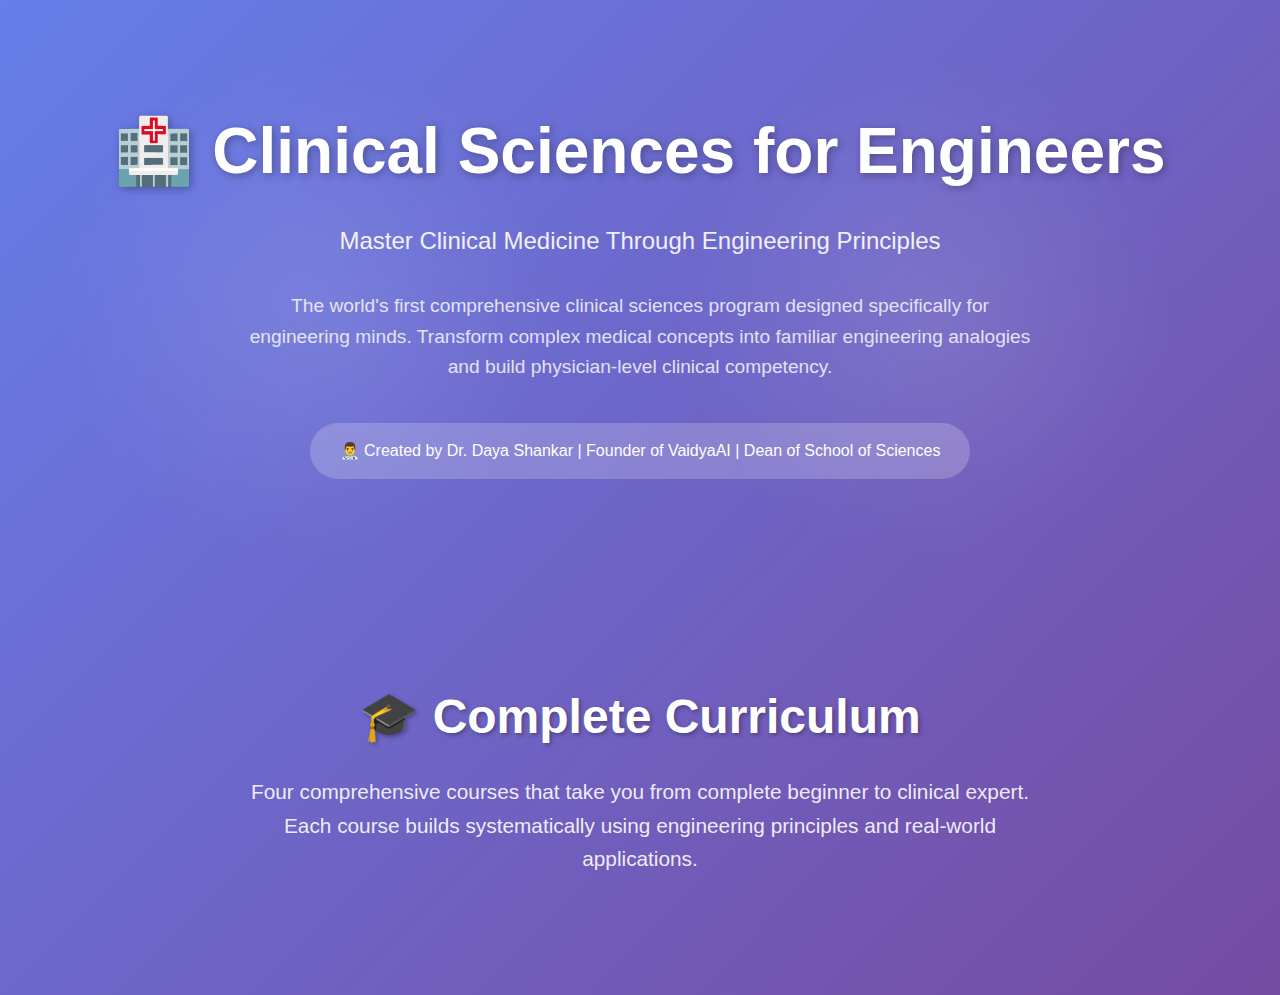
<file: index.html>
<!DOCTYPE html>
<html lang="en">

<head>
    <meta charset="UTF-8">
    <meta name="viewport" content="width=device-width, initial-scale=1.0">
    <title>Clinical Sciences for Engineers | Dr. Daya Shankar</title>
    <style>
        * {
            margin: 0;
            padding: 0;
            box-sizing: border-box;
        }

        body {
            font-family: 'Segoe UI', Tahoma, Geneva, Verdana, sans-serif;
            line-height: 1.6;
            color: #333;
            background: linear-gradient(135deg, #667eea 0%, #764ba2 100%);
            min-height: 100vh;
        }

        .hero-section {
            text-align: center;
            padding: 100px 20px;
            color: white;
            position: relative;
            overflow: hidden;
        }

        .hero-section::before {
            content: '';
            position: absolute;
            top: 0;
            left: 0;
            right: 0;
            bottom: 0;
            background: url('data:image/svg+xml,<svg xmlns="http://www.w3.org/2000/svg" viewBox="0 0 1000 1000"><defs><radialGradient id="a" cx="50%" cy="50%" r="50%"><stop offset="0%" stop-color="rgba(255,255,255,0.1)"/><stop offset="100%" stop-color="rgba(255,255,255,0)"/></radialGradient></defs><circle cx="500" cy="500" r="400" fill="url(%23a)"/></svg>');
            animation: pulse 4s ease-in-out infinite;
        }

        @keyframes pulse {

            0%,
            100% {
                transform: scale(1);
                opacity: 0.7;
            }

            50% {
                transform: scale(1.1);
                opacity: 1;
            }
        }

        .hero-content {
            position: relative;
            z-index: 2;
        }

        .hero-title {
            font-size: 4em;
            font-weight: 700;
            margin-bottom: 20px;
            text-shadow: 2px 2px 8px rgba(0, 0, 0, 0.3);
            animation: fadeInUp 1s ease;
        }

        .hero-subtitle {
            font-size: 1.5em;
            margin-bottom: 30px;
            opacity: 0.9;
            animation: fadeInUp 1s ease 0.2s both;
        }

        .hero-description {
            font-size: 1.2em;
            max-width: 800px;
            margin: 0 auto 40px;
            opacity: 0.8;
            animation: fadeInUp 1s ease 0.4s both;
        }

        .author-badge {
            background: rgba(255, 255, 255, 0.2);
            padding: 15px 30px;
            border-radius: 50px;
            display: inline-block;
            margin-bottom: 40px;
            animation: fadeInUp 1s ease 0.6s both;
        }

        @keyframes fadeInUp {
            from {
                opacity: 0;
                transform: translateY(30px);
            }

            to {
                opacity: 1;
                transform: translateY(0);
            }
        }

        .courses-container {
            max-width: 1400px;
            margin: 0 auto;
            padding: 60px 20px;
        }

        .section-title {
            text-align: center;
            font-size: 3em;
            color: white;
            margin-bottom: 20px;
            text-shadow: 2px 2px 4px rgba(0, 0, 0, 0.3);
        }

        .section-subtitle {
            text-align: center;
            font-size: 1.3em;
            color: rgba(255, 255, 255, 0.9);
            margin-bottom: 60px;
            max-width: 800px;
            margin-left: auto;
            margin-right: auto;
        }

        .courses-grid {
            display: grid;
            grid-template-columns: repeat(auto-fit, minmax(400px, 1fr));
            gap: 30px;
            margin-bottom: 60px;
        }

        .course-card {
            background: white;
            border-radius: 20px;
            padding: 40px 30px;
            box-shadow: 0 20px 60px rgba(0, 0, 0, 0.1);
            transition: all 0.4s ease;
            position: relative;
            overflow: hidden;
        }

        .course-card::before {
            content: '';
            position: absolute;
            top: 0;
            left: 0;
            right: 0;
            height: 6px;
            background: linear-gradient(90deg, #3498db, #e74c3c);
        }

        .course-card:hover {
            transform: translateY(-10px);
            box-shadow: 0 30px 80px rgba(0, 0, 0, 0.15);
        }

        .course-number {
            font-size: 3em;
            font-weight: 700;
            color: #3498db;
            margin-bottom: 10px;
        }

        .course-title {
            font-size: 1.8em;
            color: #2c3e50;
            margin-bottom: 15px;
            font-weight: 600;
        }

        .course-description {
            color: #666;
            margin-bottom: 25px;
            font-size: 1.1em;
        }

        .course-stats {
            display: flex;
            justify-content: space-between;
            margin-bottom: 25px;
            padding: 15px;
            background: #f8f9fa;
            border-radius: 10px;
        }

        .stat-item {
            text-align: center;
        }

        .stat-number {
            font-size: 1.8em;
            font-weight: 700;
            color: #3498db;
        }

        .stat-label {
            font-size: 0.9em;
            color: #666;
        }

        .course-button {
            width: 100%;
            background: linear-gradient(135deg, #3498db, #2980b9);
            color: white;
            padding: 15px 30px;
            border: none;
            border-radius: 10px;
            font-size: 1.1em;
            font-weight: 600;
            cursor: pointer;
            transition: all 0.3s ease;
        }

        .course-button:hover {
            background: linear-gradient(135deg, #e74c3c, #c0392b);
            transform: translateY(-2px);
        }

        .features-section {
            background: white;
            margin: 60px 20px;
            padding: 60px 40px;
            border-radius: 30px;
            box-shadow: 0 20px 60px rgba(0, 0, 0, 0.1);
        }

        .features-grid {
            display: grid;
            grid-template-columns: repeat(auto-fit, minmax(300px, 1fr));
            gap: 40px;
            margin-top: 40px;
        }

        .feature-item {
            text-align: center;
            padding: 30px 20px;
            border-radius: 15px;
            transition: transform 0.3s ease;
        }

        .feature-item:hover {
            transform: translateY(-5px);
        }

        .feature-icon {
            font-size: 4em;
            margin-bottom: 20px;
        }

        .feature-title {
            font-size: 1.5em;
            color: #2c3e50;
            margin-bottom: 15px;
            font-weight: 600;
        }

        .feature-description {
            color: #666;
            font-size: 1.1em;
        }

        .cta-section {
            text-align: center;
            padding: 80px 20px;
            color: white;
        }

        .cta-title {
            font-size: 3em;
            margin-bottom: 20px;
            font-weight: 700;
        }

        .cta-description {
            font-size: 1.3em;
            margin-bottom: 40px;
            opacity: 0.9;
        }

        .cta-button {
            background: linear-gradient(135deg, #27ae60, #2ecc71);
            color: white;
            padding: 20px 50px;
            border: none;
            border-radius: 50px;
            font-size: 1.3em;
            font-weight: 600;
            cursor: pointer;
            transition: all 0.3s ease;
            text-decoration: none;
            display: inline-block;
        }

        .cta-button:hover {
            background: linear-gradient(135deg, #e74c3c, #c0392b);
            transform: translateY(-3px);
            box-shadow: 0 10px 30px rgba(0, 0, 0, 0.2);
        }

        .footer {
            text-align: center;
            padding: 40px 20px;
            color: rgba(255, 255, 255, 0.8);
            border-top: 1px solid rgba(255, 255, 255, 0.1);
        }

        @media (max-width: 768px) {
            .hero-title {
                font-size: 2.5em;
            }

            .courses-grid {
                grid-template-columns: 1fr;
            }

            .course-stats {
                flex-direction: column;
                gap: 15px;
            }

            .features-grid {
                grid-template-columns: 1fr;
            }
        }
    </style>
</head>

<body>
    <div class="hero-section">
        <div class="hero-content">
            <h1 class="hero-title">🏥 Clinical Sciences for Engineers</h1>
            <p class="hero-subtitle">Master Clinical Medicine Through Engineering Principles</p>
            <p class="hero-description">
                The world's first comprehensive clinical sciences program designed specifically for engineering minds.
                Transform complex medical concepts into familiar engineering analogies and build physician-level
                clinical competency.
            </p>
            <div class="author-badge">
                👨‍⚕️ Created by Dr. Daya Shankar | Founder of VaidyaAI | Dean of School of Sciences
            </div>
        </div>
    </div>

    <div class="courses-container">
        <h2 class="section-title">🎓 Complete Curriculum</h2>
        <p class="section-subtitle">
            Four comprehensive courses that take you from complete beginner to clinical expert.
            Each course builds systematically using engineering principles and real-world applications.
        </p>
</file>
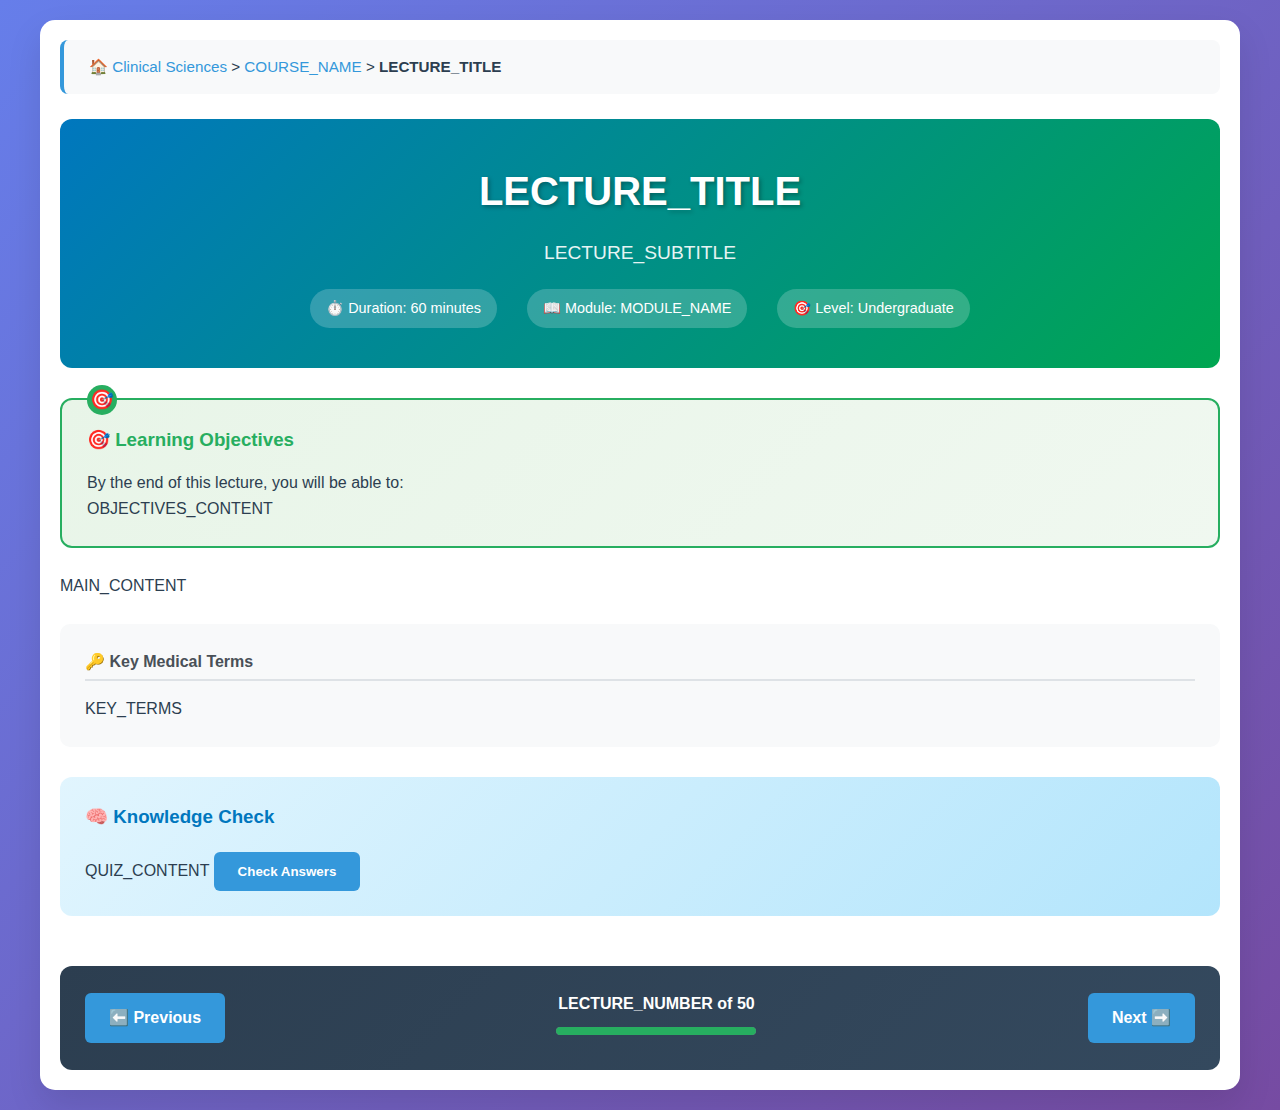
<file: shared/templates/lecture-template.html>
<!DOCTYPE html>
<html lang="en">
<head>
    <meta charset="UTF-8">
    <meta name="viewport" content="width=device-width, initial-scale=1.0">
    <title>LECTURE_TITLE</title>
    <link rel="stylesheet" href="../../shared/css/lecture-styles.css">
</head>
<body>
    <div class="lecture-container">
        <div class="nav-breadcrumb">
            <a href="../../index.html">🏠 Clinical Sciences</a> > 
            <a href="../index.html">COURSE_NAME</a> > 
            <strong>LECTURE_TITLE</strong>
        </div>
        
        <div class="lecture-header">
            <h1 class="lecture-title">LECTURE_TITLE</h1>
            <p class="lecture-subtitle">LECTURE_SUBTITLE</p>
            <div class="lecture-meta">
                <div class="meta-item">⏱️ Duration: 60 minutes</div>
                <div class="meta-item">📖 Module: MODULE_NAME</div>
                <div class="meta-item">🎯 Level: Undergraduate</div>
            </div>
        </div>
        
        <div class="objectives-box">
            <h3>🎯 Learning Objectives</h3>
            <p>By the end of this lecture, you will be able to:</p>
            <ul class="objectives-list">
                OBJECTIVES_CONTENT
            </ul>
        </div>
        
        <div id="main-content">
            MAIN_CONTENT
        </div>
        
        <div class="key-terms">
            <h4>🔑 Key Medical Terms</h4>
            KEY_TERMS
        </div>
        
        <div class="quiz-section">
            <h3>🧠 Knowledge Check</h3>
            QUIZ_CONTENT
            <button onclick="checkAnswers()" class="nav-button">Check Answers</button>
            <div id="quiz-results"></div>
        </div>
        
        <div class="navigation">
            <a href="PREV_LECTURE" class="nav-button">⬅️ Previous</a>
            <div class="progress-info">
                <p><strong>LECTURE_NUMBER of 50</strong></p>
                <div class="progress-bar">
                    <div class="progress-fill" style="width: PROGRESS_PERCENT%;"></div>
                </div>
            </div>
            <a href="NEXT_LECTURE" class="nav-button">Next ➡️</a>
        </div>
    </div>
    
    <script src="../../shared/js/lecture-functions.js"></script>
</body>
</html>
</file>
<file: shared/css/lecture-styles.css>
/* CLINICAL SCIENCES LECTURE STYLES */
:root {
    --primary-color: #2c3e50;
    --secondary-color: #3498db;
    --accent-color: #e74c3c;
    --success-color: #27ae60;
    --warning-color: #f39c12;
    --clinical-blue: #0077be;
    --medical-green: #00a651;
}

* {
    margin: 0;
    padding: 0;
    box-sizing: border-box;
}

body {
    font-family: 'Segoe UI', 'Open Sans', sans-serif;
    line-height: 1.6;
    color: var(--primary-color);
    background: linear-gradient(135deg, #667eea 0%, #764ba2 100%);
    min-height: 100vh;
}

.lecture-container {
    max-width: 1200px;
    margin: 20px auto;
    padding: 20px;
    background: white;
    border-radius: 15px;
    box-shadow: 0 15px 35px rgba(0, 0, 0, 0.1);
}

.lecture-header {
    background: linear-gradient(135deg, var(--clinical-blue), var(--medical-green));
    color: white;
    padding: 40px 30px;
    border-radius: 12px;
    text-align: center;
    margin-bottom: 30px;
    position: relative;
    overflow: hidden;
}

.lecture-header::before {
    content: '';
    position: absolute;
    top: 0;
    left: -100%;
    width: 100%;
    height: 100%;
    background: linear-gradient(90deg, transparent, rgba(255, 255, 255, 0.2), transparent);
    animation: shimmer 3s infinite;
}

@keyframes shimmer {
    0% {
        left: -100%;
    }

    100% {
        left: 100%;
    }
}

.lecture-title {
    font-size: 2.5em;
    margin-bottom: 15px;
    text-shadow: 2px 2px 4px rgba(0, 0, 0, 0.3);
}

.lecture-subtitle {
    font-size: 1.2em;
    opacity: 0.9;
    margin-bottom: 20px;
}

.lecture-meta {
    display: flex;
    justify-content: center;
    gap: 30px;
    flex-wrap: wrap;
    margin-top: 20px;
}

.meta-item {
    background: rgba(255, 255, 255, 0.2);
    padding: 8px 16px;
    border-radius: 20px;
    font-size: 0.9em;
}

.nav-breadcrumb {
    background: #f8f9fa;
    padding: 15px 25px;
    border-radius: 8px;
    border-left: 4px solid var(--secondary-color);
    margin-bottom: 25px;
    font-size: 0.95em;
}

.nav-breadcrumb a {
    color: var(--secondary-color);
    text-decoration: none;
    transition: color 0.3s;
}

.nav-breadcrumb a:hover {
    color: var(--accent-color);
}

.objectives-box {
    background: linear-gradient(135deg, #e8f5e8, #f0f8f0);
    border: 2px solid var(--success-color);
    border-radius: 12px;
    padding: 25px;
    margin: 25px 0;
    position: relative;
}

.objectives-box::before {
    content: "🎯";
    position: absolute;
    top: -15px;
    left: 25px;
    background: var(--success-color);
    color: white;
    width: 30px;
    height: 30px;
    border-radius: 50%;
    display: flex;
    align-items: center;
    justify-content: center;
    font-size: 1.2em;
}

.objectives-box h3 {
    color: var(--success-color);
    margin-bottom: 15px;
}

.objectives-list {
    list-style: none;
    padding-left: 0;
}

.objectives-list li {
    padding: 8px 0 8px 30px;
    position: relative;
    transition: transform 0.2s;
}

.objectives-list li:hover {
    transform: translateX(5px);
}

.objectives-list li::before {
    content: "✓";
    position: absolute;
    left: 0;
    color: var(--success-color);
    font-weight: bold;
    font-size: 1.1em;
}

.content-section {
    margin: 40px 0;
    padding: 30px;
    border-radius: 10px;
    background: #fdfdfd;
    border-left: 4px solid var(--secondary-color);
    box-shadow: 0 4px 15px rgba(0, 0, 0, 0.05);
}

.section-title {
    font-size: 1.8em;
    color: var(--primary-color);
    margin-bottom: 20px;
    display: flex;
    align-items: center;
    gap: 15px;
}

.analogy-box {
    background: linear-gradient(135deg, #fff3cd, #ffeaa7);
    border: 2px solid var(--warning-color);
    border-radius: 12px;
    padding: 25px;
    margin: 25px 0;
    position: relative;
}

.analogy-box::before {
    content: "💡";
    position: absolute;
    top: -15px;
    left: 25px;
    background: var(--warning-color);
    color: white;
    width: 30px;
    height: 30px;
    border-radius: 50%;
    display: flex;
    align-items: center;
    justify-content: center;
    font-size: 1.2em;
}

.analogy-box h4 {
    color: #d68910;
    margin-bottom: 10px;
}

.clinical-correlation {
    background: linear-gradient(135deg, #fdf2e9, #f8e8d0);
    border: 2px solid var(--accent-color);
    border-radius: 12px;
    padding: 25px;
    margin: 25px 0;
    position: relative;
}

.clinical-correlation::before {
    content: "🏥";
    position: absolute;
    top: -15px;
    left: 25px;
    background: var(--accent-color);
    color: white;
    width: 30px;
    height: 30px;
    border-radius: 50%;
    display: flex;
    align-items: center;
    justify-content: center;
    font-size: 1.2em;
}

.clinical-correlation h4 {
    color: var(--accent-color);
    margin-bottom: 10px;
}

.key-terms {
    background: #f8f9fa;
    border-radius: 10px;
    padding: 25px;
    margin: 25px 0;
}

.key-terms h4 {
    color: #495057;
    margin-bottom: 15px;
    border-bottom: 2px solid #dee2e6;
    padding-bottom: 5px;
}

.term {
    display: inline-block;
    background: var(--secondary-color);
    color: white;
    padding: 6px 14px;
    margin: 5px;
    border-radius: 20px;
    font-size: 0.9em;
    transition: transform 0.2s;
}

.term:hover {
    transform: scale(1.05);
    background: var(--primary-color);
}

.quiz-section {
    background: linear-gradient(135deg, #e1f5fe, #b3e5fc);
    border-radius: 12px;
    padding: 25px;
    margin: 30px 0;
}

.quiz-section h3 {
    color: var(--clinical-blue);
    margin-bottom: 20px;
}

.quiz-question {
    background: white;
    padding: 20px;
    border-radius: 8px;
    margin: 15px 0;
    border-left: 4px solid var(--clinical-blue);
    transition: transform 0.2s;
}

.quiz-question:hover {
    transform: translateY(-2px);
    box-shadow: 0 5px 15px rgba(0, 0, 0, 0.1);
}

.quiz-options {
    margin: 15px 0;
}

.quiz-options label {
    display: block;
    padding: 12px 16px;
    margin: 8px 0;
    background: #f5f5f5;
    border-radius: 6px;
    cursor: pointer;
    transition: all 0.3s;
    border: 2px solid transparent;
}

.quiz-options label:hover {
    background: #e9ecef;
    border-color: var(--secondary-color);
}

.quiz-options input[type="radio"] {
    margin-right: 12px;
    transform: scale(1.2);
}

.image-placeholder {
    width: 100%;
    min-height: 250px;
    background: linear-gradient(135deg, #f1f2f6, #ddd);
    border: 2px dashed #999;
    display: flex;
    flex-direction: column;
    align-items: center;
    justify-content: center;
    color: #666;
    font-size: 1.1em;
    border-radius: 10px;
    margin: 25px 0;
    transition: all 0.3s;
}

.image-placeholder:hover {
    background: linear-gradient(135deg, #e8e9ed, #ccc);
}

.navigation {
    display: flex;
    justify-content: space-between;
    align-items: center;
    margin-top: 50px;
    padding: 25px;
    background: linear-gradient(135deg, #2c3e50, #34495e);
    border-radius: 12px;
    color: white;
}

.nav-button {
    background: var(--secondary-color);
    color: white;
    padding: 12px 24px;
    border: none;
    border-radius: 6px;
    text-decoration: none;
    transition: all 0.3s;
    font-weight: 600;
    cursor: pointer;
}

.nav-button:hover {
    background: var(--accent-color);
    transform: translateY(-2px);
}

.nav-button:disabled {
    background: #6c757d;
    cursor: not-allowed;
    transform: none;
}

.progress-info {
    text-align: center;
}

.progress-bar {
    width: 200px;
    height: 8px;
    background: rgba(255, 255, 255, 0.3);
    border-radius: 4px;
    margin: 10px auto;
    overflow: hidden;
}

.progress-fill {
    height: 100%;
    background: var(--success-color);
    border-radius: 4px;
    transition: width 0.5s ease;
}

/* RESPONSIVE */
@media (max-width: 768px) {
    .lecture-container {
        margin: 10px;
        padding: 15px;
    }

    .lecture-title {
        font-size: 2em;
    }

    .lecture-meta {
        flex-direction: column;
        gap: 10px;
    }

    .navigation {
        flex-direction: column;
        gap: 15px;
        text-align: center;
    }

    .content-section {
        padding: 20px;
    }
}
</file>
